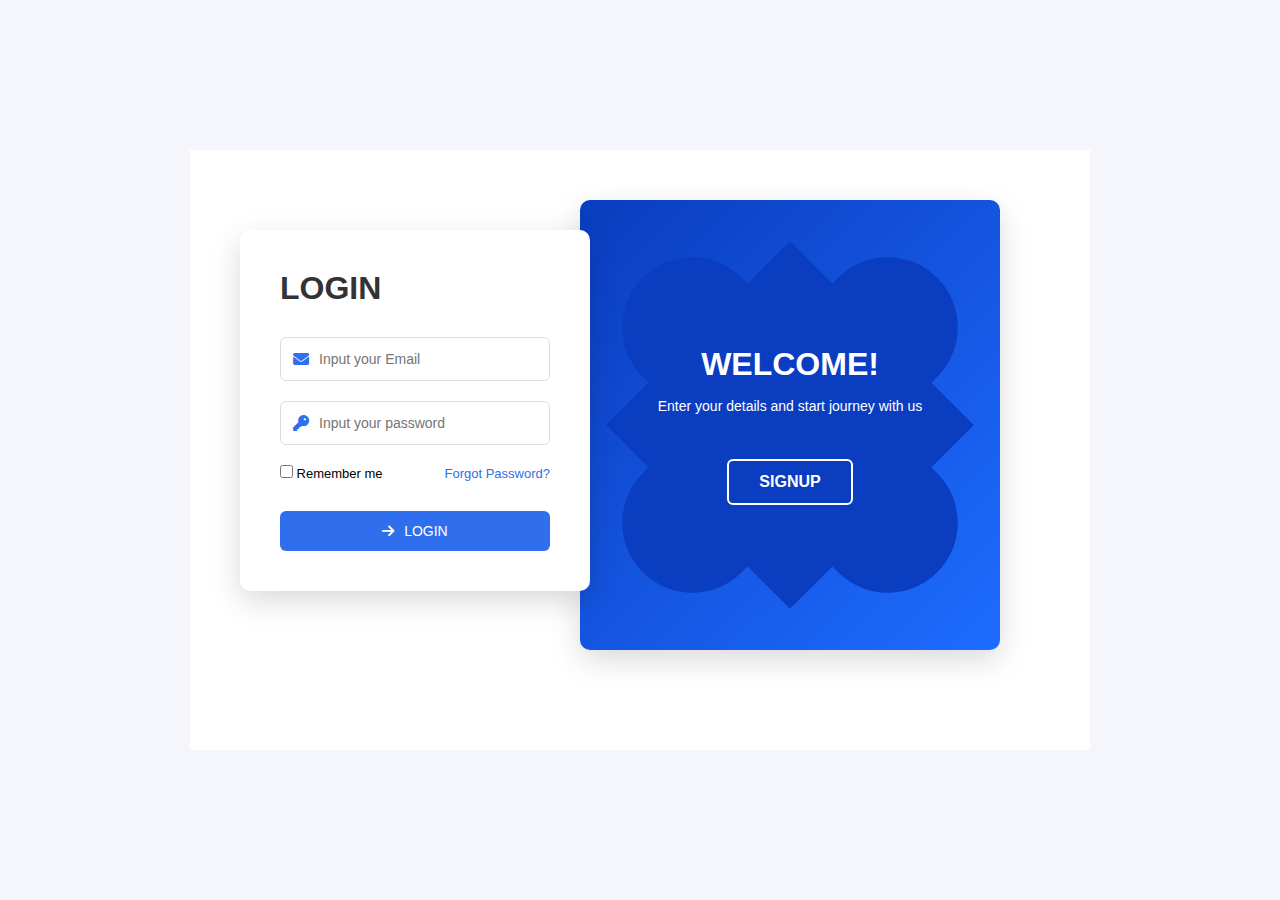
<file: index.html>
<!DOCTYPE html>
<html lang="en">
<head>
    <meta charset="UTF-8">
    <meta name="viewport" content="width=device-width, initial-scale=1.0">
    <title>Login Page</title>

    <!-- Link CSS -->
    <link rel="stylesheet" href="index.css">


    <link href="https://cdnjs.cloudflare.com/ajax/libs/font-awesome/6.5.0/css/all.min.css" rel="stylesheet">
</head>
<body>

<form class="login-form">
    <!-- Login Card -->
    <div class="login-card">
        <h1>LOGIN</h1>

        <div class="input-box">
            <i class="fa fa-envelope"></i>
            <label for="email">
            <input type="text" placeholder="Input your Email" id="email">
            </label>
        </div>

        <div class="input-box">
            <i class="fa fa-key"></i>
            <label for="password">
            <input type="password" placeholder="Input your password" id="password">
            </label>
        </div>

        <div class="options">
            <label for="checkbox">
                <input id="checkbox" type="checkbox"> Remember me
            </label>
            <a href="#">Forgot Password?</a>
        </div>

        <button id="login-btn" type="submit" class="login-btn">
            <i class="fa fa-arrow-right"></i> LOGIN
        </button>
    </div>

    <!-- Welcome Section -->
    <div class="welcome-card">
        
        <!--SVG Image-->
        <img src="data:image/svg+xml,<svg xmlns='http://www.w3.org/2000/svg' viewBox='0 0 480 480'><path d='M401.6 288.4 450 240l-48.4-48.4 8.1-8.2A80 80 0 0 0 296.6 70.3l-8.2 8.1L240 30l-48.4 48.4-8.2-8.1A80 80 0 0 0 70.3 183.4l8.1 8.2L30 240l48.4 48.4-8.1 8.2a80 80 0 0 0 113.1 113.1l8.2-8.1L240 450l48.4-48.4 8.2 8.1a80 80 0 0 0 113.1-113.1l-8.1-8.2Z' fill='%230A3DBF'/></svg>" 
      alt="decorative shape" 
      class="shape-img"
  >
  
        <h3>WELCOME!</h3>
        <p>Enter your details and start journey with us</p>
        
        <a class="btn" href="Registration.html">SIGNUP</a>
    </div>
    
</form>
<!--Current User Dashboard-->
<section id="dashboard" class="details">
    <div class="user">
        <div class="user-image">
        <img id="icon" src="image.jpg" alt="person" />
        
        <h2 id="username">Username</h2>
        <p> from <span class="user-country"></span></p>
        </div>
        <p>We appreciate your registration with us. Our team will reach out to you via <span class="user-email"></span></p>
        <p>Or contact<span class="user-contact"></span></p>
        <hr />
        <p>We are the best for this business. Get in touch with us via 07045678903</p>
    </div>
    
    
    <!--Informations-->
<!--newCountry: "080606719"
newNumber: "Nigeria "
newPassword: "idjdi"
userEmail: "donatadivine@gmail.com"
userName: "Dobata "
newPassword: "sjdjsj"-->
    
</section>
<script src="index.js"></script>

</body>
</html>
</file>
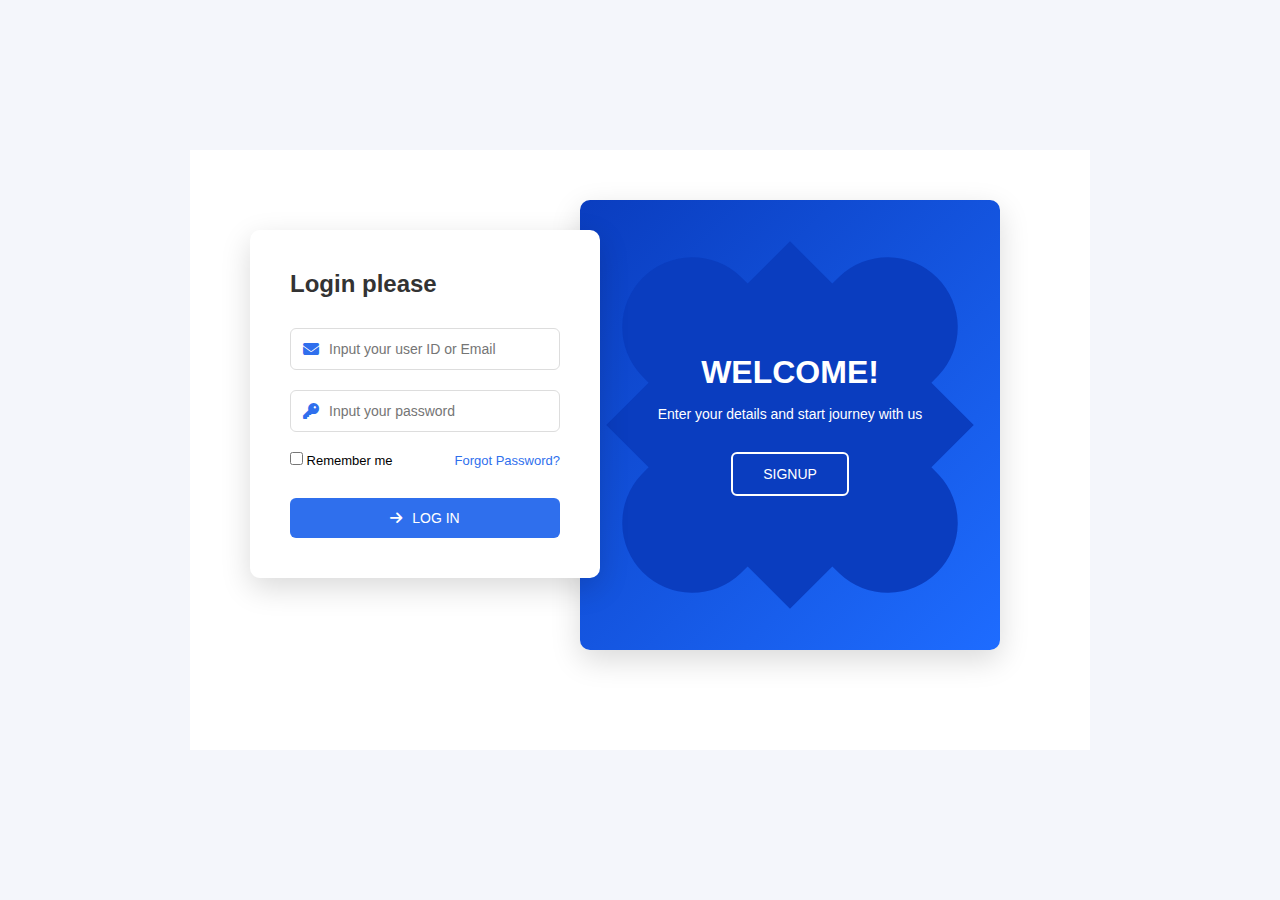
<file: form.html>
<!DOCTYPE html>
<html lang="en">
<head>
    <meta charset="UTF-8">
    <meta name="viewport" content="width=device-width, initial-scale=1.0">
    <title>Login Page</title>

    <!-- Link CSS -->
    <link rel="stylesheet" href="form.css">


    <link href="https://cdnjs.cloudflare.com/ajax/libs/font-awesome/6.5.0/css/all.min.css" rel="stylesheet">
</head>
<body>

<div class="container">
    <!-- Login Card -->
    <div class="login-card">
        <h2>Login please</h2>

        <div class="input-box">
            <i class="fa fa-envelope"></i>
            <input type="text" placeholder="Input your user ID or Email" id="username">
        </div>

        <div class="input-box">
            <i class="fa fa-key"></i>
            <input type="password" placeholder="Input your password" id="password">
        </div>

        <div class="options">
            <label>
                <input type="checkbox"> Remember me
            </label>
            <a href="#">Forgot Password?</a>
        </div>

        <button onclick="login()" class="login-btn">
            <i class="fa fa-arrow-right"></i> LOG IN
        </button>
    </div>

    <!-- Welcome Section -->
    <div class="welcome-card">
        
        <img src="data:image/svg+xml,<svg xmlns='http://www.w3.org/2000/svg' viewBox='0 0 480 480'><path d='M401.6 288.4 450 240l-48.4-48.4 8.1-8.2A80 80 0 0 0 296.6 70.3l-8.2 8.1L240 30l-48.4 48.4-8.2-8.1A80 80 0 0 0 70.3 183.4l8.1 8.2L30 240l48.4 48.4-8.1 8.2a80 80 0 0 0 113.1 113.1l8.2-8.1L240 450l48.4-48.4 8.2 8.1a80 80 0 0 0 113.1-113.1l-8.1-8.2Z' fill='%230A3DBF'/></svg>" 
      alt="decorative shape" 
      class="shape-img"
  >
  
        <h1>WELCOME!</h1>
        <p>Enter your details and start journey with us</p>
        
        <a href="Registration.html"><button class="signup-btn">SIGNUP</button></a>
    </div>
    
</div>
<script src="form.js"></script>

</body>
</html>
</file>
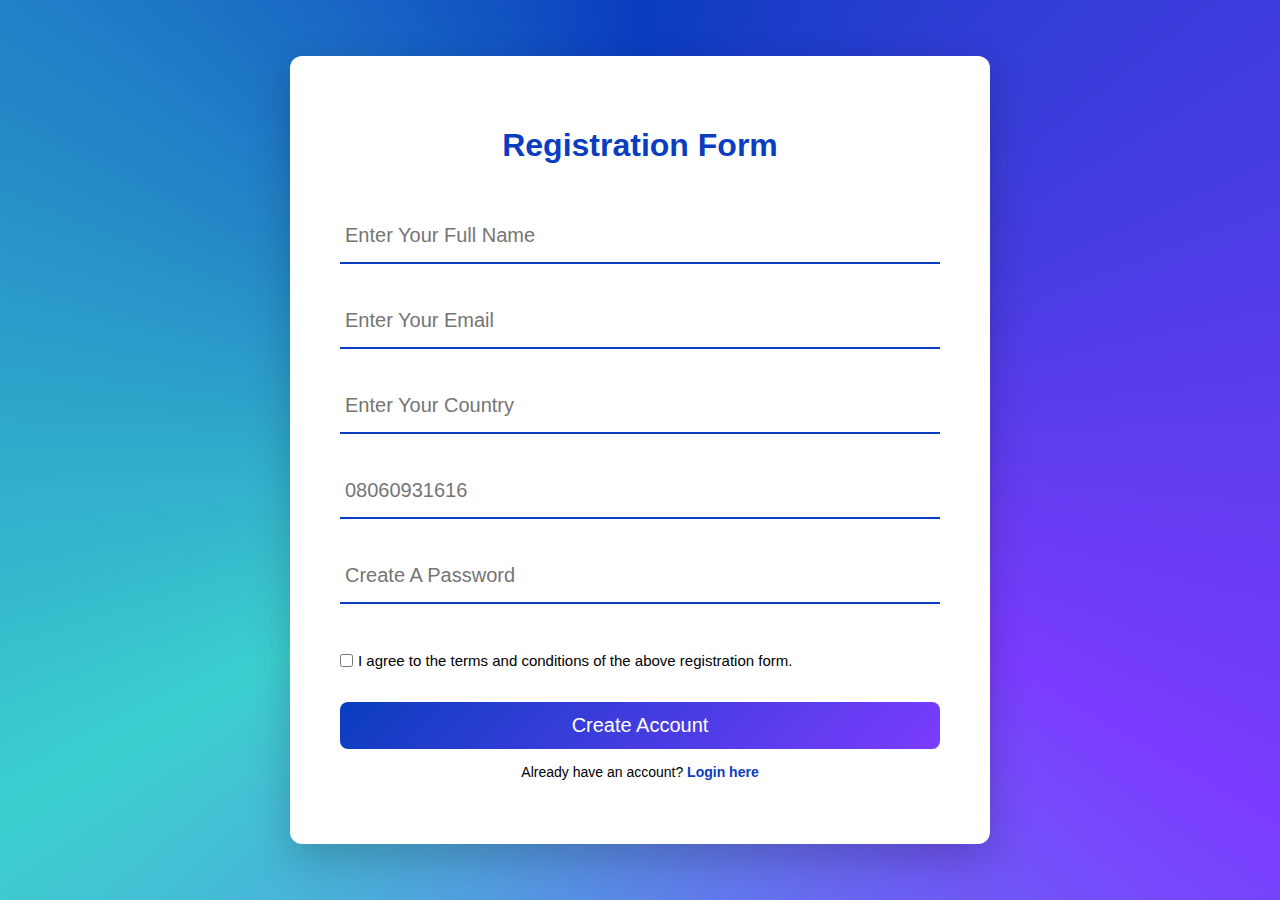
<file: Registration.html>
<!DOCTYPE html>
<html>

<head>
  <meta charset="UTF-8">
  <meta name="viewport" content="width=device-width, initial-scale=1">
  <title>Registration Form</title>
  <link rel="stylesheet" href="Registration.css"/>
</head>

<body>
  <div class="page">
    
    <form id="register" class="Register-card">
      <h1>Registration Form</h1>
      
      <label for="newUser">
      <input id="newUser" type="text" placeholder="Enter Your Full Name"/>
      </label>
      <label for="newEmail">
      <input id="newEmail" type="email" placeholder="Enter Your Email" />
      </label>
      <label for="newCountry">
      <input id="newCountry" type="text" placeholder="Enter Your Country" />
      </label>
      <label for="newNumber">
      <input id="newNumber" type="number" placeholder="08060931616" />
      </label>
      <label for="newPass">
      <input id="newPass" type="password" placeholder="Create A Password" />
      </label>
      
      
      <div class="terms">
        <label for="check">
        <input id="check" type="checkbox"/>
        </label>
        <span>I agree to the terms and conditions of the above registration form.</span>
      </div>
      
      <button type="submit" id="reg-btn">Create Account</button>
      
      <p class="login-link">Already have an account? <a href="index.html">Login here</a></p>
   
    </form>
    
  </div>
<script src="Registration.js"></script  
</body>

</html>
</file>
<file: index.css>
* {
    margin: 0;
    padding: 0;
    box-sizing: border-box;
    font-family: Arial, Helvetica, sans-serif;
}

body {
    min-height: 100vh;
    background: #f4f6fb;
    display: flex;
    justify-content: center;
    align-items: center;
}

/* Main container */
.login-form {
    position: relative;
    width: 900px;
    height: 600px;
    background: white;
}

/* Login card */
.login-card {
    position: absolute;
    top: 80px;
    left: 50px;
    width: 350px;
    padding: 40px;
    background: #fff;
    border-radius: 10px;
    overflow: hidden;
    box-shadow: 0 10px 30px rgba(0,0,0,0.15);
    z-index: 2;
}

.login-card h1 {
    margin-bottom: 30px;
    color: #333;
}

/* Input fields */
.input-box {
    display: flex;
    align-items: center;
    border: 1px solid #ddd;
    padding: 12px;
    margin-bottom: 20px;
    border-radius: 6px;
}

.input-box i {
    color: #2f6fed;
    margin-right: 10px;
}

.input-box input {
    border: none;
    outline: none;
    width: 100%;
    font-size: 14px;
}

/* Remember & forgot */
.options {
    display: flex;
    justify-content: space-between;
    align-items: center;
    font-size: 13px;
    margin-bottom: 30px;
}

.options a {
    text-decoration: none;
    color: #2f6fed;
}

/* Login button */
.login-btn {
    width: 100%;
    padding: 12px;
    background: #2f6fed;
    border: none;
    color: white;
    font-size: 14px;
    border-radius: 6px;
    cursor: pointer;
}

.login-btn i {
    margin-right: 6px;
}

/* Welcome section */
.welcome-card {
    position: absolute ;
    top: 50px;
    right: 90px;
    width: 420px;
    height: 450px;
    background: linear-gradient(135deg, #0a3dbf, #1e6cff);
    color: white;
    display: flex;
    flex-direction: column;
    justify-content: center;
    align-items: center;
    text-align: center;
    border-radius: 10px;
    overflow: hidden;
    box-shadow: 0 10px 30px rgba(0, 0, 0, 0.15);
    
}

/* Position the SVG image */
.welcome-card .shape-img {
    position: absolute;
    inset: 0;
    width: 100%;
    height: 100%;
    z-index: 0;
}

.welcome-card h3,
.welcome-card p,
.welcome-card button {
    position: relative;
    z-index: 1;
    color: white;
}


.welcome-card h3 {
    font-size: 32px;
    margin-bottom: 15px;
}

.welcome-card p {
    font-size: 14px;
    margin-bottom: 30px;
}

/* Signup button */
.btn {
    position: relative;
    margin-top: 15px;
    padding: 12px 30px;
    background: transparent;
    color: white;
    text-decoration: none;   
    font-weight: bold;
    z-index: 5;
    border: 2px solid white;
    border-radius: 6px;
}

.user-image {
    display: flex;
    align-items: center;
    gap: 12px;  
}

#icon {
   margin-bottom: 15px;
   width: 60px;
   height: 60px;
   border-radius: 50px;
}

hr {
    background: #fff;
    margin: 20px 0;
    height: 2px;
    width: 100%;
    border: none;
}

#dashboard{
    display: none;
    margin: 0;
    height: 30vh;
    width: 90%;
    padding: 30px;
    border-radius: 8px;
    justify-content: center;
    align-items: center;
    color: #ffffff;
    font-size: 30px;
    font-weight: bold;
    line-height: 1.5;
    word-spacing: 20px;
    background: linear-gradient(145deg, #0a3dbf, #1e6cff);
    box-shadow: 0 10px 30px rgba(0, 0, 0, 0.15);
}

/* Responsivieness*/
@media (max-width: 768px) {

  .login-form {
    width: 100%;
    height: auto;
    display: flex ;
    flex-direction: column;
    align-items: center;
    justify-content: center;
    padding: 40px 20px;
  }

  .login-card,
  .welcome-card {
    position: relative;
    top: 0;
    left: 0;
    right: 0;
  }

  .login-card {
    width: 100%;
    max-width: 380px;
    z-index: 1;
  }

  .welcome-card {
    width: 100% ;
    max-width: 420px;
    height: 400px;
    z-index: 1;
  }


/*dashboard{
    display: none;
    margin: 0;
    height: 10vh;
    width: 10%;
    padding: 30px;
    border-radius: 8px;
    justify-content: center;
    align-items: center;
    color: #ffffff;
    font-size: 10px;
    font-weight: bold;
    line-height: 1.1;
    word-spacing: 15px;
}

.user-image {
    display: flex;
    align-items: center;
    gap: 10px;  
}

#icon {
   margin-bottom: 15px;
   width: 15px;
   height: 15px;
   border-radius: 50px;
}

hr {
    background: #fff;
    margin: 20px 0;
    height: 2px;
    width: 100%;
    border: none;
}*/


}
</file>
<file: form.css>
* {
    margin: 0;
    padding: 0;
    box-sizing: border-box;
    font-family: Arial, Helvetica, sans-serif;
}

body {
    min-height: 100vh;
    background: #f4f6fb;
    display: flex;
    justify-content: center;
    align-items: center;
}

/* Main container */
.container {
    position: relative;
    width: 900px;
    height: 600px;
    background: white;
}

/* Login card */
.login-card {
    position: absolute;
    top: 80px;
    left: 60px;
    width: 350px;
    padding: 40px;
    background: #fff;
    border-radius: 10px;
    overflow: hidden;
    box-shadow: 0 10px 30px rgba(0,0,0,0.15);
    z-index: 2;
}

.login-card h2 {
    margin-bottom: 30px;
    color: #333;
}

/* Input fields */
.input-box {
    display: flex;
    align-items: center;
    border: 1px solid #ddd;
    padding: 12px;
    margin-bottom: 20px;
    border-radius: 6px;
}

.input-box i {
    color: #2f6fed;
    margin-right: 10px;
}

.input-box input {
    border: none;
    outline: none;
    width: 100%;
    font-size: 14px;
}

/* Remember & forgot */
.options {
    display: flex;
    justify-content: space-between;
    align-items: center;
    font-size: 13px;
    margin-bottom: 30px;
}

.options a {
    text-decoration: none;
    color: #2f6fed;
}

/* Login button */
.login-btn {
    width: 100%;
    padding: 12px;
    background: #2f6fed;
    border: none;
    color: white;
    font-size: 14px;
    border-radius: 6px;
    cursor: pointer;
}

.login-btn i {
    margin-right: 6px;
}

/* Welcome section */
.welcome-card {
    position: absolute ;
    top: 50px;
    right: 90px;
    width: 420px;
    height: 450px;
    background: linear-gradient(135deg, #0a3dbf, #1e6cff);
    color: white;
    display: flex;
    flex-direction: column;
    justify-content: center;
    align-items: center;
    text-align: center;
    border-radius: 10px;
    overflow: hidden;
    box-shadow: 0 10px 30px rgba(0, 0, 0, 0.15);
    
}

/* Position the SVG image */
.welcome-card .shape-img {
    position: absolute;
    inset: 0;
    width: 100%;
    height: 100%;
    z-index: 0;
}

.welcome-card h1,
.welcome-card p,
.welcome-card button {
    position: relative;
    z-index: 1;
    color: white;
}


.welcome-card h1 {
    font-size: 32px;
    margin-bottom: 15px;
}

.welcome-card p {
    font-size: 14px;
    margin-bottom: 30px;
}

/* Signup button */
.signup-btn {
    padding: 12px 30px;
    background: transparent;
    border: 2px solid white;
    color: white;
    border-radius: 6px;
    cursor: pointer;
    font-size: 14px;
}
</file>
<file: Registration.css>
* {
  box-sizing: border-box;
  font-family: Arial, Helvetica, sans-serif;
}

body {
  margin: 0;
  background: purple;
}

.page {
  min-height: 100vh;
  display: flex;
  justify-content: center;
  align-items: center;
  background: conic-gradient(#0a3dbf, #7b3cff, #3ccfcf, #0a3dbf);
}

.Register-card {
  background: white;
  width: 700px;
  padding: 50px;
  border-radius: 12px;
  text-align: center;
  box-shadow: 0px 15px 40px rgba(0, 0, 0, 0.2);
}

.Register-card h1 {
  color: #0a3dbf;
  margin-bottom: 30px;
}

.Register-card input {
  width: 100%;
  border: none;
  padding: 15px 5px;
  border-bottom: 2px solid #0a3dbf;
  margin: 15px 0px;
  outline: none;
  font-size: 20px;
}

.terms {
  display: flex;
  align-items: center;
  font-size: 15px;
  margin: 20px 0px;
}

.terms input {
  width: auto;
  margin-right: 5px;
}

.Register-card button {
 width: 100%;
 padding: 12px;
 border: none;
 border-radius: 8px;
 background: linear-gradient(135deg, #0a3dbf, #7b3cff);
 color: white;
 font-size: 20px;
 cursor: pointer;
}

.login-link {
  margin-top: 15px;
  font-size: 14px;
}

.login-link a {
  color: #0a3dbf;
  text-decoration: none;
  font-weight: bold;
}
</file>
